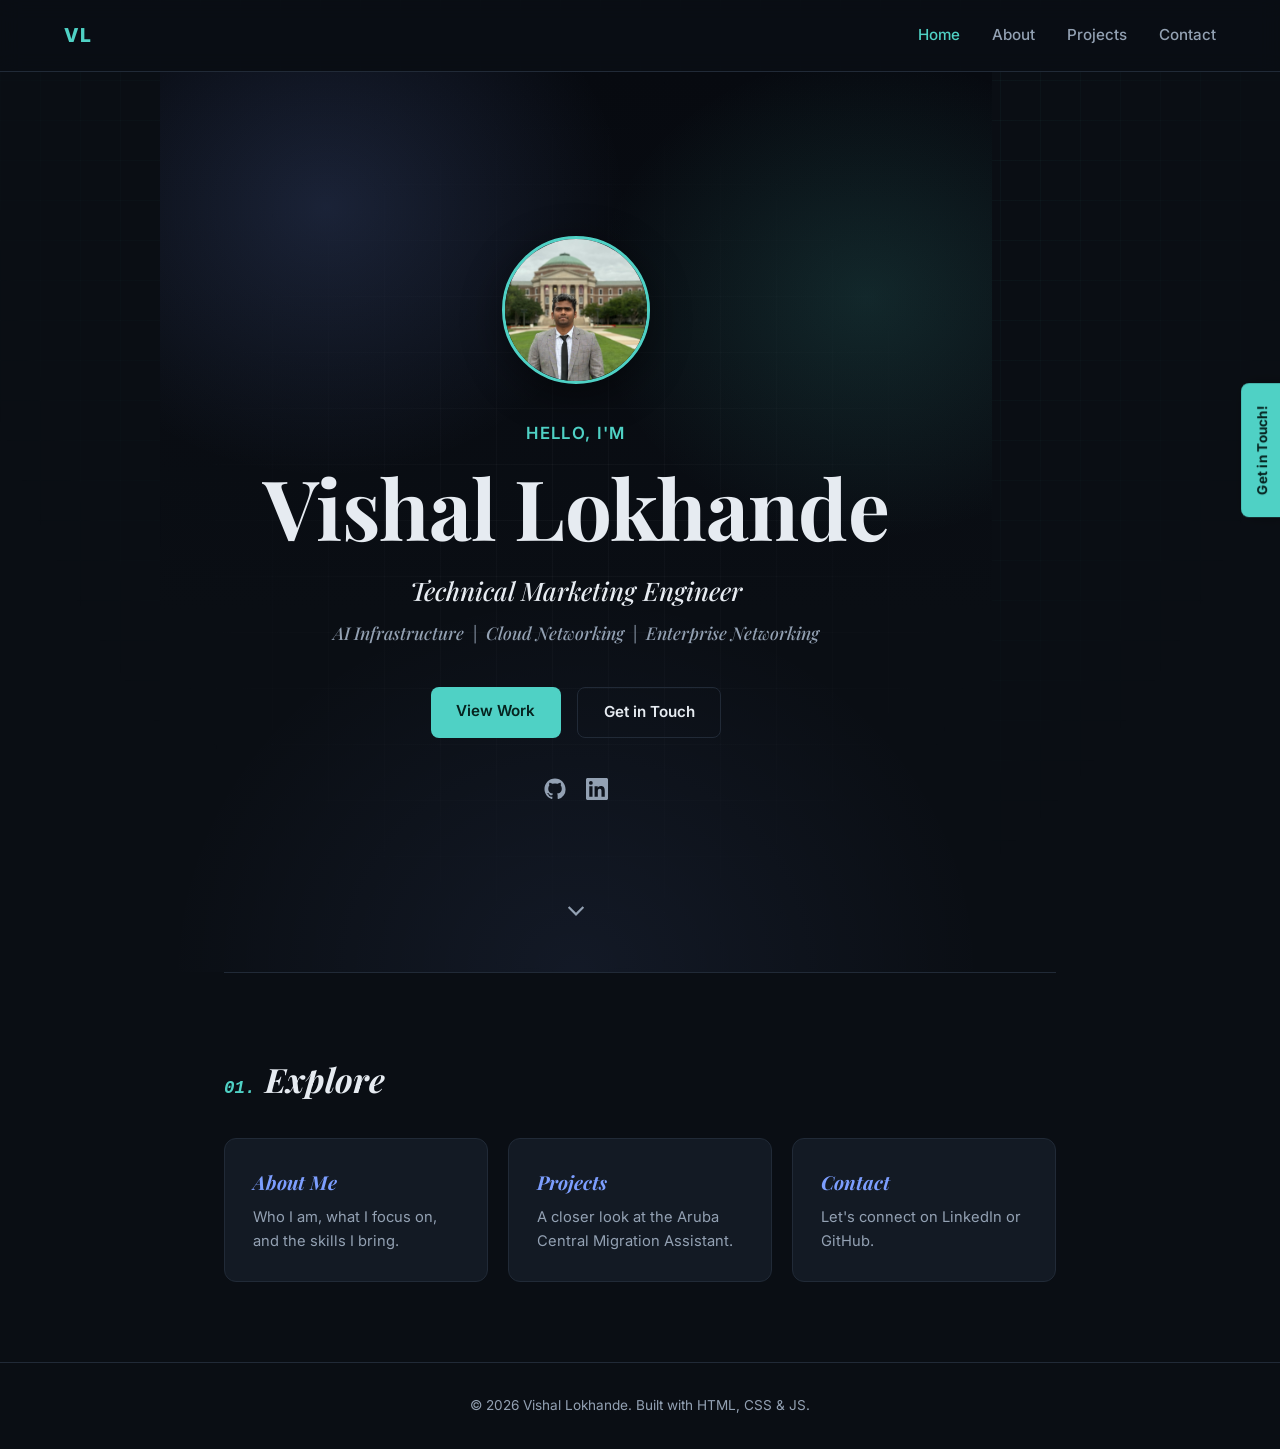
<file: index.html>
<!DOCTYPE html>
<html lang="en">
<head>
  <meta charset="UTF-8" />
  <meta name="viewport" content="width=device-width, initial-scale=1.0" />
  <title>Vishal Lokhande — Technical Marketing Engineer</title>
  <meta name="description" content="Vishal Lokhande — Technical Marketing Engineer specializing in AI Infrastructure, Cloud Networking, and Enterprise Networking." />
  <link rel="stylesheet" href="styles.css" />
  <link rel="preconnect" href="https://fonts.googleapis.com">
  <link rel="preconnect" href="https://fonts.gstatic.com" crossorigin>
  <link href="https://fonts.googleapis.com/css2?family=Inter:wght@400;500;600;700;800&family=Playfair+Display:ital,wght@0,500;0,700;1,500&display=swap" rel="stylesheet">
</head>
<body>
  <div class="bg-grid" aria-hidden="true"></div>

  <a href="contact.html" class="floating-cta">Get in Touch!</a>

  <header class="nav">
    <a href="index.html" class="nav__brand">VL</a>
    <nav class="nav__links">
      <a href="index.html" class="active">Home</a>
      <a href="about.html">About</a>
      <a href="projects.html">Projects</a>
      <a href="contact.html">Contact</a>
    </nav>
    <button class="nav__toggle" id="navToggle" aria-label="Toggle menu">
      <span></span><span></span><span></span>
    </button>
  </header>

  <main id="home">
    <section class="hero">
      <div class="hero__scrim" aria-hidden="true"></div>
      <div class="hero__content">
        <img src="assets/profile.jpg" alt="Vishal Lokhande" class="hero__photo" />
        <p class="hero__eyebrow">Hello, I'm</p>
        <h1 class="hero__name">Vishal Lokhande</h1>
        <p class="hero__role">Technical Marketing Engineer</p>
        <p class="hero__role hero__role--sub">AI Infrastructure &nbsp;|&nbsp; Cloud Networking &nbsp;|&nbsp; Enterprise Networking</p>
        <div class="hero__cta">
          <a href="projects.html" class="btn btn--primary">View Work</a>
          <a href="contact.html" class="btn btn--ghost">Get in Touch</a>
        </div>
        <div class="hero__socials">
          <a href="https://github.com/VishalLokh" target="_blank" rel="noopener noreferrer" aria-label="GitHub">
            <svg viewBox="0 0 24 24" width="22" height="22"><path fill="currentColor" d="M12 .5C5.65.5.5 5.65.5 12c0 5.09 3.29 9.4 7.86 10.93.58.1.79-.25.79-.56 0-.28-.01-1.02-.02-2-3.2.7-3.88-1.54-3.88-1.54-.52-1.33-1.28-1.69-1.28-1.69-1.04-.71.08-.7.08-.7 1.16.08 1.77 1.19 1.77 1.19 1.03 1.76 2.7 1.25 3.36.96.1-.75.4-1.25.73-1.54-2.56-.29-5.26-1.28-5.26-5.7 0-1.26.45-2.29 1.19-3.09-.12-.29-.52-1.46.11-3.05 0 0 .97-.31 3.18 1.18a11.1 11.1 0 0 1 5.8 0c2.2-1.49 3.17-1.18 3.17-1.18.63 1.59.23 2.76.11 3.05.74.8 1.19 1.83 1.19 3.09 0 4.43-2.7 5.4-5.28 5.69.42.36.78 1.08.78 2.18 0 1.57-.01 2.84-.01 3.23 0 .31.21.67.8.56A10.51 10.51 0 0 0 23.5 12c0-6.35-5.15-11.5-11.5-11.5Z"/></svg>
          </a>
          <a href="https://www.linkedin.com/in/vishal-lokhande05/" target="_blank" rel="noopener noreferrer" aria-label="LinkedIn">
            <svg viewBox="0 0 24 24" width="22" height="22"><path fill="currentColor" d="M20.45 20.45h-3.56v-5.57c0-1.33-.02-3.04-1.85-3.04-1.86 0-2.14 1.45-2.14 2.94v5.67H9.34V9h3.42v1.56h.05c.48-.9 1.64-1.85 3.38-1.85 3.6 0 4.27 2.37 4.27 5.46v6.28ZM5.34 7.43a2.07 2.07 0 1 1 0-4.14 2.07 2.07 0 0 1 0 4.14ZM7.12 20.45H3.56V9h3.56v11.45ZM22.22 0H1.77C.79 0 0 .77 0 1.73v20.54C0 23.23.79 24 1.77 24h20.45c.98 0 1.78-.77 1.78-1.73V1.73C24 .77 23.2 0 22.22 0Z"/></svg>
          </a>
        </div>
      </div>
      <a href="about.html" class="hero__scroll" aria-label="Scroll down">
        <svg viewBox="0 0 24 24" width="26" height="26"><path fill="currentColor" d="M12 16.5 4.5 9l1.4-1.4L12 13.7l6.1-6.1L19.5 9 12 16.5Z"/></svg>
      </a>
    </section>

    <section class="section reveal">
      <h2 class="section__title"><span>01.</span> Explore</h2>
      <div class="teaser__grid">
        <a href="about.html" class="teaser-card">
          <h3>About Me</h3>
          <p>Who I am, what I focus on, and the skills I bring.</p>
        </a>
        <a href="projects.html" class="teaser-card">
          <h3>Projects</h3>
          <p>A closer look at the Aruba Central Migration Assistant.</p>
        </a>
        <a href="contact.html" class="teaser-card">
          <h3>Contact</h3>
          <p>Let's connect on LinkedIn or GitHub.</p>
        </a>
      </div>
    </section>
  </main>

  <footer class="footer">
    <p>&copy; <span id="year"></span> Vishal Lokhande. Built with HTML, CSS & JS.</p>
  </footer>

  <script src="script.js"></script>
</body>
</html>
</file>
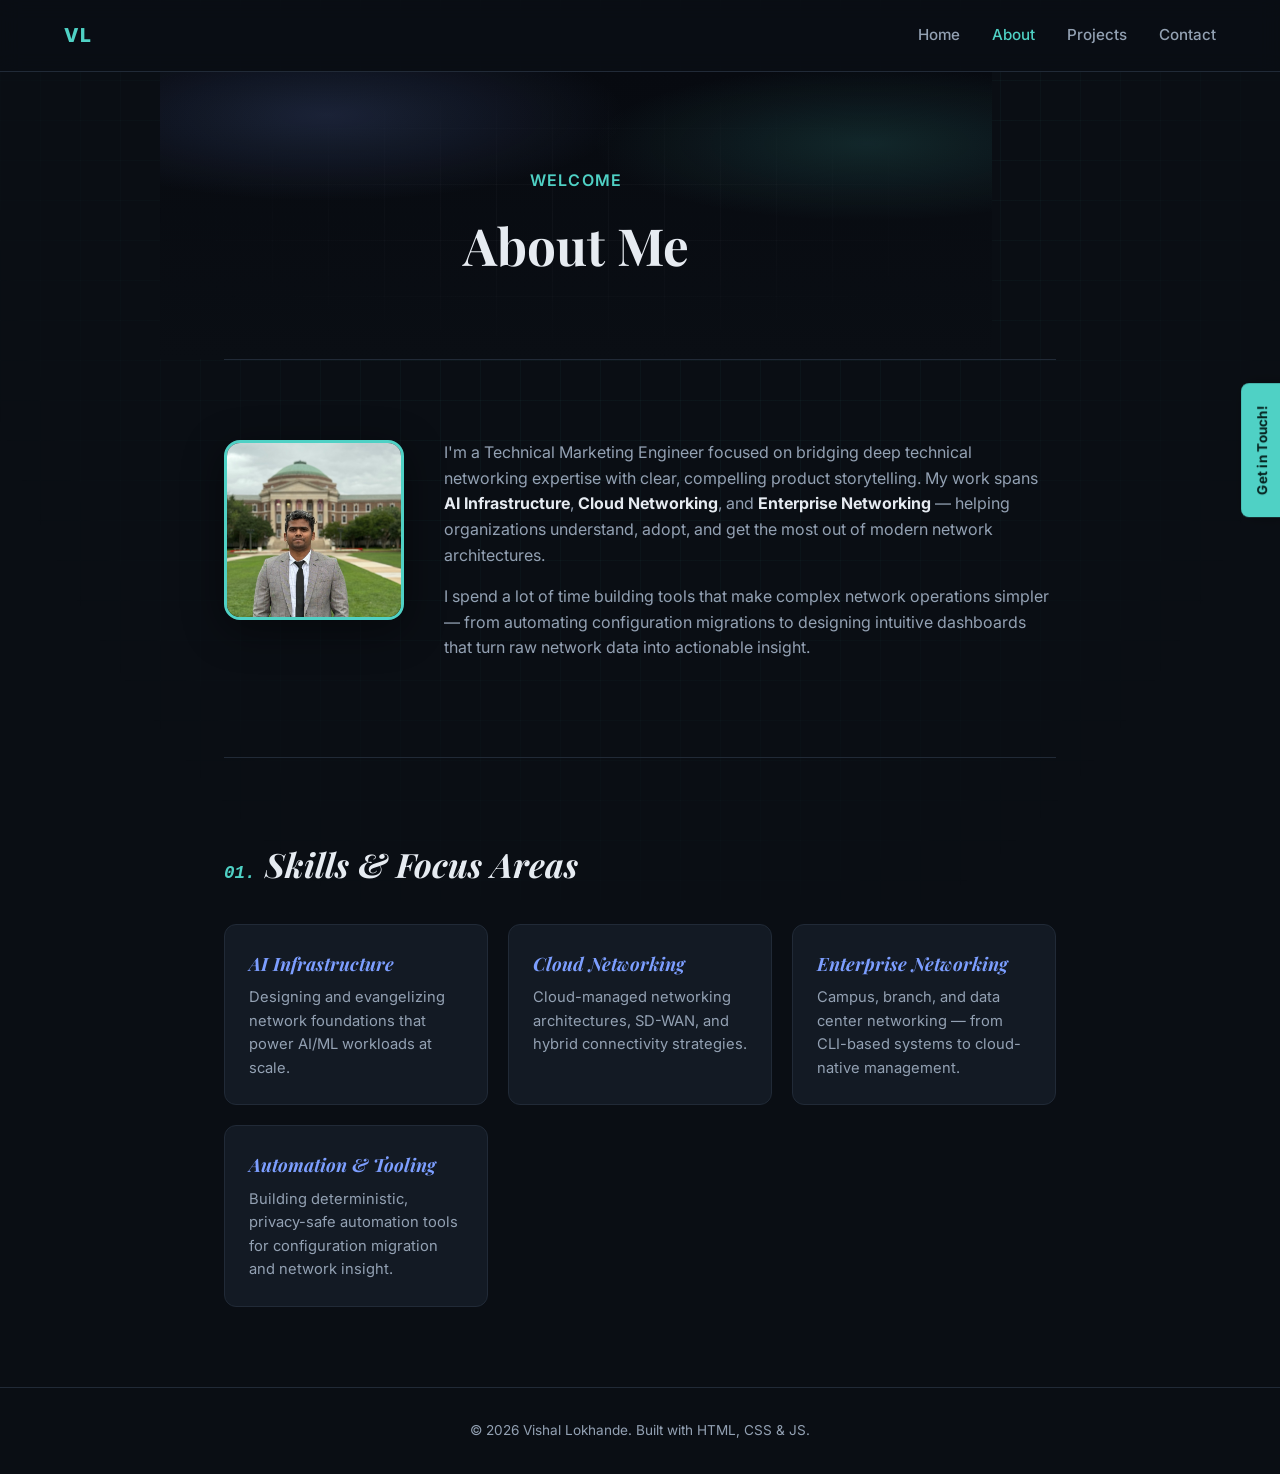
<file: about.html>
<!DOCTYPE html>
<html lang="en">
<head>
  <meta charset="UTF-8" />
  <meta name="viewport" content="width=device-width, initial-scale=1.0" />
  <title>About — Vishal Lokhande</title>
  <meta name="description" content="About Vishal Lokhande — Technical Marketing Engineer specializing in AI Infrastructure, Cloud Networking, and Enterprise Networking." />
  <link rel="stylesheet" href="styles.css" />
  <link rel="preconnect" href="https://fonts.googleapis.com">
  <link rel="preconnect" href="https://fonts.gstatic.com" crossorigin>
  <link href="https://fonts.googleapis.com/css2?family=Inter:wght@400;500;600;700;800&family=Playfair+Display:ital,wght@0,500;0,700;1,500&display=swap" rel="stylesheet">
</head>
<body>
  <div class="bg-grid" aria-hidden="true"></div>

  <a href="contact.html" class="floating-cta">Get in Touch!</a>

  <header class="nav">
    <a href="index.html" class="nav__brand">VL</a>
    <nav class="nav__links">
      <a href="index.html">Home</a>
      <a href="about.html" class="active">About</a>
      <a href="projects.html">Projects</a>
      <a href="contact.html">Contact</a>
    </nav>
    <button class="nav__toggle" id="navToggle" aria-label="Toggle menu">
      <span></span><span></span><span></span>
    </button>
  </header>

  <main>
    <section class="page-header">
      <div class="page-header__scrim" aria-hidden="true"></div>
      <p class="page-header__eyebrow">Welcome</p>
      <h1 class="page-header__title">About Me</h1>
    </section>

    <section class="section reveal">
      <div class="about__hero">
        <img src="assets/profile.jpg" alt="Vishal Lokhande" class="about__photo" />
        <div class="about__content">
          <p>
            I'm a Technical Marketing Engineer focused on bridging deep technical networking
            expertise with clear, compelling product storytelling. My work spans
            <strong>AI Infrastructure</strong>, <strong>Cloud Networking</strong>, and
            <strong>Enterprise Networking</strong> — helping organizations understand, adopt,
            and get the most out of modern network architectures.
          </p>
          <p>
            I spend a lot of time building tools that make complex network operations
            simpler — from automating configuration migrations to designing intuitive
            dashboards that turn raw network data into actionable insight.
          </p>
        </div>
      </div>
    </section>

    <section class="section reveal">
      <h2 class="section__title"><span>01.</span> Skills &amp; Focus Areas</h2>
      <div class="skills__grid">
        <div class="skill-card">
          <h3>AI Infrastructure</h3>
          <p>Designing and evangelizing network foundations that power AI/ML workloads at scale.</p>
        </div>
        <div class="skill-card">
          <h3>Cloud Networking</h3>
          <p>Cloud-managed networking architectures, SD-WAN, and hybrid connectivity strategies.</p>
        </div>
        <div class="skill-card">
          <h3>Enterprise Networking</h3>
          <p>Campus, branch, and data center networking — from CLI-based systems to cloud-native management.</p>
        </div>
        <div class="skill-card">
          <h3>Automation &amp; Tooling</h3>
          <p>Building deterministic, privacy-safe automation tools for configuration migration and network insight.</p>
        </div>
      </div>
    </section>
  </main>

  <footer class="footer">
    <p>&copy; <span id="year"></span> Vishal Lokhande. Built with HTML, CSS &amp; JS.</p>
  </footer>

  <script src="script.js"></script>
</body>
</html>
</file>
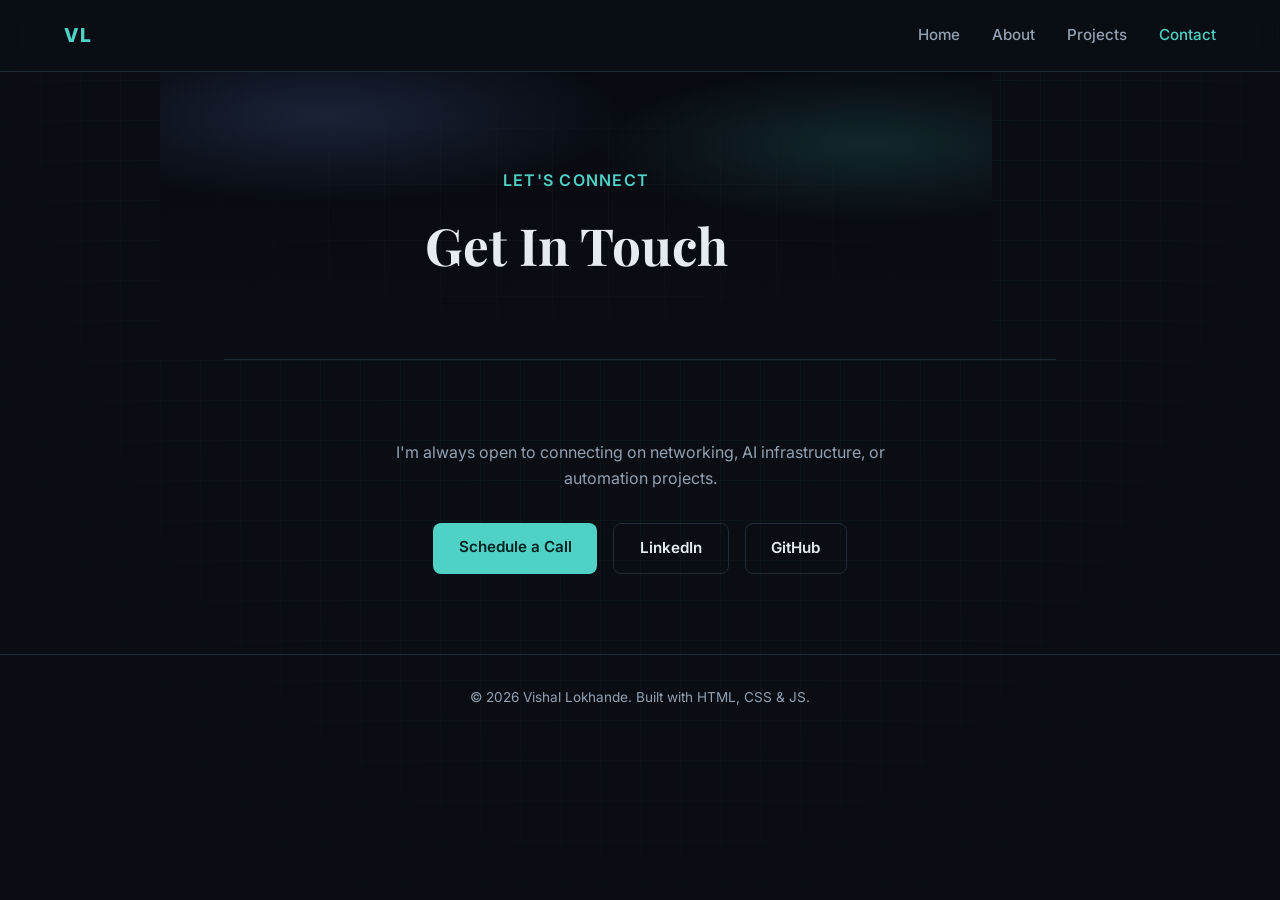
<file: contact.html>
<!DOCTYPE html>
<html lang="en">
<head>
  <meta charset="UTF-8" />
  <meta name="viewport" content="width=device-width, initial-scale=1.0" />
  <title>Contact — Vishal Lokhande</title>
  <meta name="description" content="Get in touch with Vishal Lokhande on LinkedIn or GitHub." />
  <link rel="stylesheet" href="styles.css" />
  <link rel="preconnect" href="https://fonts.googleapis.com">
  <link rel="preconnect" href="https://fonts.gstatic.com" crossorigin>
  <link href="https://fonts.googleapis.com/css2?family=Inter:wght@400;500;600;700;800&family=Playfair+Display:ital,wght@0,500;0,700;1,500&display=swap" rel="stylesheet">
</head>
<body>
  <div class="bg-grid" aria-hidden="true"></div>

  <header class="nav">
    <a href="index.html" class="nav__brand">VL</a>
    <nav class="nav__links">
      <a href="index.html">Home</a>
      <a href="about.html">About</a>
      <a href="projects.html">Projects</a>
      <a href="contact.html" class="active">Contact</a>
    </nav>
    <button class="nav__toggle" id="navToggle" aria-label="Toggle menu">
      <span></span><span></span><span></span>
    </button>
  </header>

  <main>
    <section class="page-header">
      <div class="page-header__scrim" aria-hidden="true"></div>
      <p class="page-header__eyebrow">Let's Connect</p>
      <h1 class="page-header__title">Get In Touch</h1>
    </section>

    <section class="section section--contact reveal">
      <p class="contact__text">
        I'm always open to connecting on networking, AI infrastructure, or automation projects.
      </p>
      <div class="contact__links">
        <a href="https://calendly.com/vlokhande-smu/30min" target="_blank" rel="noopener noreferrer" class="btn btn--primary">Schedule a Call</a>
        <a href="https://www.linkedin.com/in/vishal-lokhande05/" target="_blank" rel="noopener noreferrer" class="btn btn--ghost">LinkedIn</a>
        <a href="https://github.com/VishalLokh" target="_blank" rel="noopener noreferrer" class="btn btn--ghost">GitHub</a>
      </div>
    </section>
  </main>

  <footer class="footer">
    <p>&copy; <span id="year"></span> Vishal Lokhande. Built with HTML, CSS &amp; JS.</p>
  </footer>

  <script src="script.js"></script>
</body>
</html>
</file>
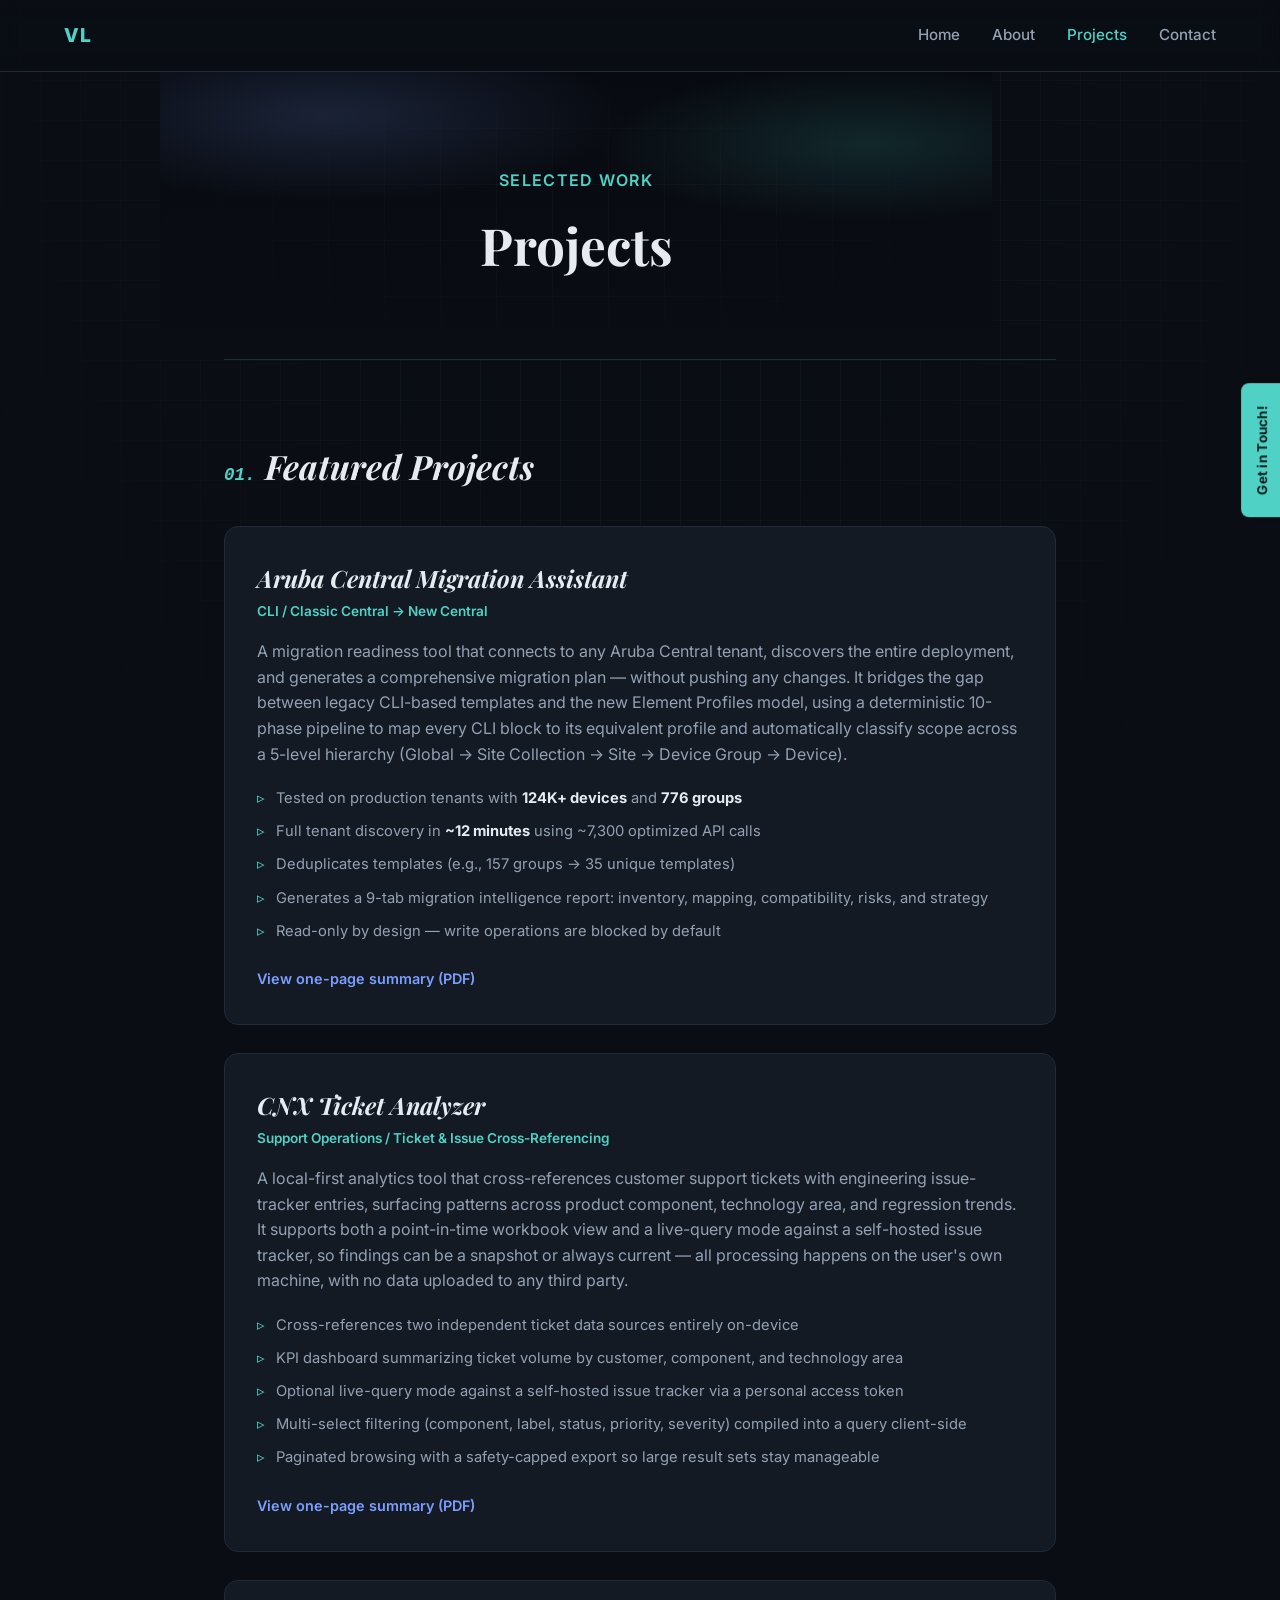
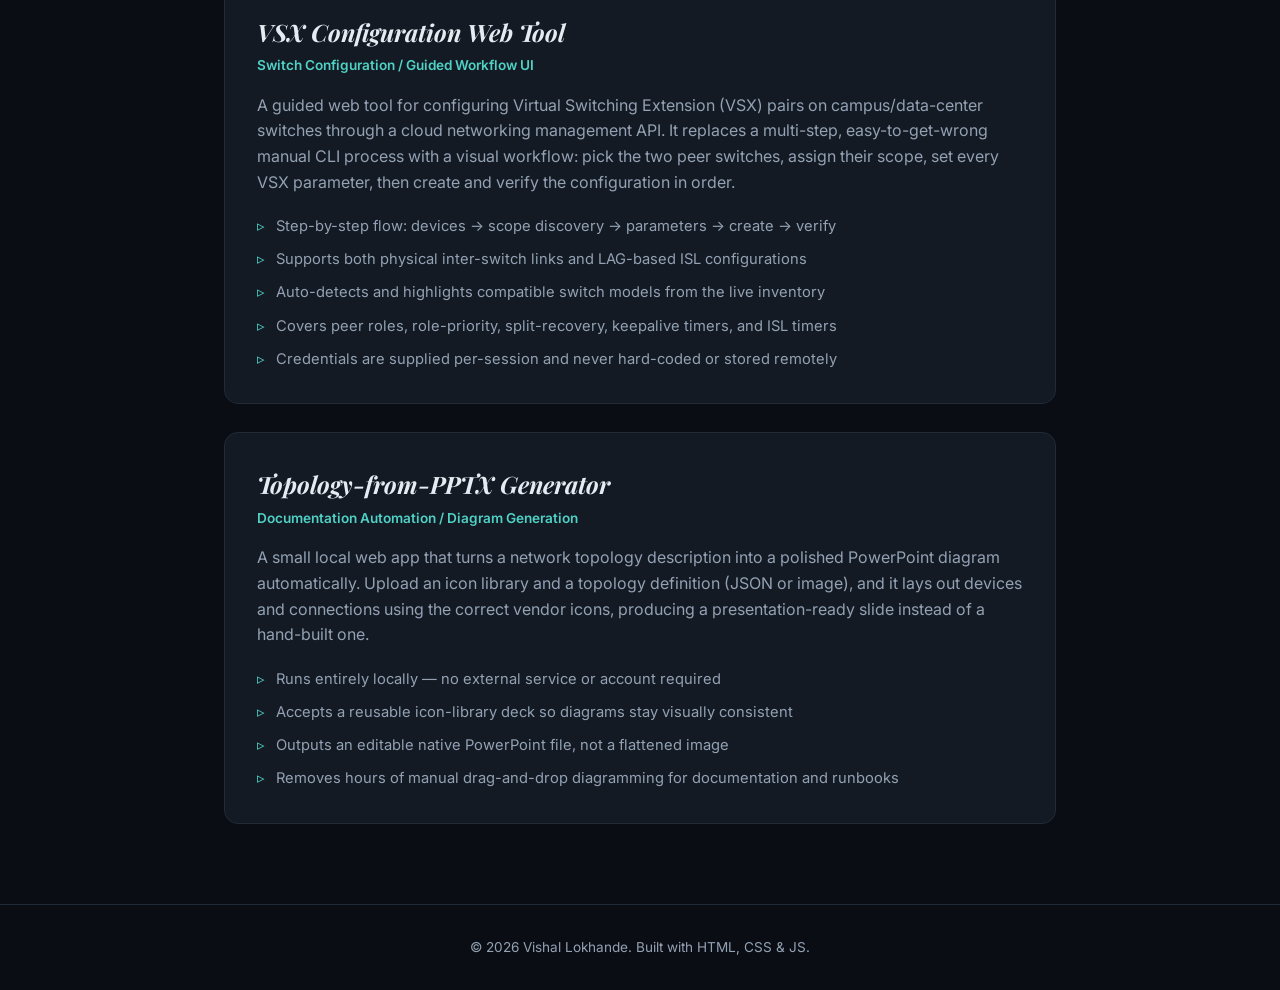
<file: projects.html>
<!DOCTYPE html>
<html lang="en">
<head>
  <meta charset="UTF-8" />
  <meta name="viewport" content="width=device-width, initial-scale=1.0" />
  <title>Projects — Vishal Lokhande</title>
  <meta name="description" content="Featured projects by Vishal Lokhande, including the Aruba Central Migration Assistant, CNX Ticket Analyzer, VSX Configuration Web Tool, and Topology-from-PPTX Generator." />
  <link rel="stylesheet" href="styles.css" />
  <link rel="preconnect" href="https://fonts.googleapis.com">
  <link rel="preconnect" href="https://fonts.gstatic.com" crossorigin>
  <link href="https://fonts.googleapis.com/css2?family=Inter:wght@400;500;600;700;800&family=Playfair+Display:ital,wght@0,500;0,700;1,500&display=swap" rel="stylesheet">
</head>
<body>
  <div class="bg-grid" aria-hidden="true"></div>

  <a href="contact.html" class="floating-cta">Get in Touch!</a>

  <header class="nav">
    <a href="index.html" class="nav__brand">VL</a>
    <nav class="nav__links">
      <a href="index.html">Home</a>
      <a href="about.html">About</a>
      <a href="projects.html" class="active">Projects</a>
      <a href="contact.html">Contact</a>
    </nav>
    <button class="nav__toggle" id="navToggle" aria-label="Toggle menu">
      <span></span><span></span><span></span>
    </button>
  </header>

  <main>
    <section class="page-header">
      <div class="page-header__scrim" aria-hidden="true"></div>
      <p class="page-header__eyebrow">Selected Work</p>
      <h1 class="page-header__title">Projects</h1>
    </section>

    <section class="section reveal">
      <h2 class="section__title"><span>01.</span> Featured Projects</h2>
      <div class="project-card">
        <div class="project-card__header">
          <h3>Aruba Central Migration Assistant</h3>
          <p class="project-card__tag">CLI / Classic Central → New Central</p>
        </div>
        <p class="project-card__desc">
          A migration readiness tool that connects to any Aruba Central tenant, discovers the
          entire deployment, and generates a comprehensive migration plan — without pushing
          any changes. It bridges the gap between legacy CLI-based templates and the new
          Element Profiles model, using a deterministic 10-phase pipeline to map every CLI
          block to its equivalent profile and automatically classify scope across a 5-level
          hierarchy (Global → Site Collection → Site → Device Group → Device).
        </p>
        <ul class="project-card__highlights">
          <li>Tested on production tenants with <strong>124K+ devices</strong> and <strong>776 groups</strong></li>
          <li>Full tenant discovery in <strong>~12 minutes</strong> using ~7,300 optimized API calls</li>
          <li>Deduplicates templates (e.g., 157 groups → 35 unique templates)</li>
          <li>Generates a 9-tab migration intelligence report: inventory, mapping, compatibility, risks, and strategy</li>
          <li>Read-only by design — write operations are blocked by default</li>
        </ul>
        <a href="assets/central-migration-assistant.pdf" target="_blank" rel="noopener noreferrer" class="project-card__pdf">
          View one-page summary (PDF)
        </a>
      </div>

      <div class="project-card">
        <div class="project-card__header">
          <h3>CNX Ticket Analyzer</h3>
          <p class="project-card__tag">Support Operations / Ticket &amp; Issue Cross-Referencing</p>
        </div>
        <p class="project-card__desc">
          A local-first analytics tool that cross-references customer support tickets with
          engineering issue-tracker entries, surfacing patterns across product component,
          technology area, and regression trends. It supports both a point-in-time workbook
          view and a live-query mode against a self-hosted issue tracker, so findings can be
          a snapshot or always current — all processing happens on the user's own machine,
          with no data uploaded to any third party.
        </p>
        <ul class="project-card__highlights">
          <li>Cross-references two independent ticket data sources entirely on-device</li>
          <li>KPI dashboard summarizing ticket volume by customer, component, and technology area</li>
          <li>Optional live-query mode against a self-hosted issue tracker via a personal access token</li>
          <li>Multi-select filtering (component, label, status, priority, severity) compiled into a query client-side</li>
          <li>Paginated browsing with a safety-capped export so large result sets stay manageable</li>
        </ul>
        <a href="assets/cnx-ticket-analyzer.pdf" target="_blank" rel="noopener noreferrer" class="project-card__pdf">
          View one-page summary (PDF)
        </a>
      </div>

      <div class="project-card">
        <div class="project-card__header">
          <h3>VSX Configuration Web Tool</h3>
          <p class="project-card__tag">Switch Configuration / Guided Workflow UI</p>
        </div>
        <p class="project-card__desc">
          A guided web tool for configuring Virtual Switching Extension (VSX) pairs on
          campus/data-center switches through a cloud networking management API. It
          replaces a multi-step, easy-to-get-wrong manual CLI process with a visual
          workflow: pick the two peer switches, assign their scope, set every VSX
          parameter, then create and verify the configuration in order.
        </p>
        <ul class="project-card__highlights">
          <li>Step-by-step flow: devices → scope discovery → parameters → create → verify</li>
          <li>Supports both physical inter-switch links and LAG-based ISL configurations</li>
          <li>Auto-detects and highlights compatible switch models from the live inventory</li>
          <li>Covers peer roles, role-priority, split-recovery, keepalive timers, and ISL timers</li>
          <li>Credentials are supplied per-session and never hard-coded or stored remotely</li>
        </ul>
      </div>

      <div class="project-card">
        <div class="project-card__header">
          <h3>Topology-from-PPTX Generator</h3>
          <p class="project-card__tag">Documentation Automation / Diagram Generation</p>
        </div>
        <p class="project-card__desc">
          A small local web app that turns a network topology description into a
          polished PowerPoint diagram automatically. Upload an icon library and a
          topology definition (JSON or image), and it lays out devices and
          connections using the correct vendor icons, producing a presentation-ready
          slide instead of a hand-built one.
        </p>
        <ul class="project-card__highlights">
          <li>Runs entirely locally — no external service or account required</li>
          <li>Accepts a reusable icon-library deck so diagrams stay visually consistent</li>
          <li>Outputs an editable native PowerPoint file, not a flattened image</li>
          <li>Removes hours of manual drag-and-drop diagramming for documentation and runbooks</li>
        </ul>
      </div>
    </section>
  </main>


  <footer class="footer">
    <p>&copy; <span id="year"></span> Vishal Lokhande. Built with HTML, CSS &amp; JS.</p>
  </footer>

  <script src="script.js"></script>
</body>
</html>
</file>
<file: styles.css>
:root {
  --bg: #0a0e14;
  --bg-alt: #10161f;
  --card: #131a24;
  --border: #212a37;
  --text: #e6ebf1;
  --text-dim: #93a1b3;
  --accent: #4fd1c5;
  --accent-2: #7c9eff;
  --max-width: 960px;
  --serif: 'Playfair Display', Georgia, serif;
}

* { box-sizing: border-box; margin: 0; padding: 0; }

html { scroll-behavior: smooth; }

body {
  background: var(--bg);
  color: var(--text);
  font-family: 'Inter', -apple-system, BlinkMacSystemFont, sans-serif;
  line-height: 1.6;
  overflow-x: hidden;
}

.bg-grid {
  position: fixed;
  inset: 0;
  z-index: -1;
  background-image:
    linear-gradient(rgba(79, 209, 197, 0.04) 1px, transparent 1px),
    linear-gradient(90deg, rgba(79, 209, 197, 0.04) 1px, transparent 1px);
  background-size: 40px 40px;
  mask-image: radial-gradient(ellipse at top, black 40%, transparent 80%);
}

.nav {
  position: sticky;
  top: 0;
  z-index: 50;
  display: flex;
  align-items: center;
  justify-content: space-between;
  padding: 1.25rem clamp(1.5rem, 6vw, 4rem);
  background: rgba(10, 14, 20, 0.75);
  backdrop-filter: blur(10px);
  border-bottom: 1px solid var(--border);
}

.nav__brand {
  font-weight: 800;
  font-size: 1.2rem;
  color: var(--accent);
  text-decoration: none;
  letter-spacing: 0.05em;
}

.nav__links {
  display: flex;
  gap: 2rem;
}

.nav__links a {
  color: var(--text-dim);
  text-decoration: none;
  font-size: 0.95rem;
  font-weight: 500;
  transition: color 0.2s ease;
}

.nav__links a:hover { color: var(--accent); }

.nav__links a.active {
  color: var(--accent);
}

.nav__toggle {
  display: none;
  flex-direction: column;
  gap: 5px;
  background: none;
  border: none;
  cursor: pointer;
}

.nav__toggle span {
  width: 22px;
  height: 2px;
  background: var(--text);
}

main {
  max-width: var(--max-width);
  margin: 0 auto;
  padding: 0 clamp(1.5rem, 6vw, 4rem);
}

.hero {
  position: relative;
  min-height: 100vh;
  width: 100%;
  max-width: none;
  display: flex;
  flex-direction: column;
  align-items: center;
  justify-content: center;
  text-align: center;
  padding: 6rem clamp(1.5rem, 6vw, 4rem);
  margin: 0 calc(-1 * clamp(1.5rem, 6vw, 4rem));
  overflow: hidden;
  background:
    radial-gradient(ellipse 60% 50% at 20% 15%, rgba(124, 158, 255, 0.16), transparent 60%),
    radial-gradient(ellipse 55% 45% at 85% 25%, rgba(79, 209, 197, 0.14), transparent 60%),
    radial-gradient(ellipse 70% 60% at 50% 100%, rgba(124, 158, 255, 0.08), transparent 70%),
    linear-gradient(180deg, #070a10 0%, #0a0e14 60%, #0a0e14 100%);
}

.hero__scrim {
  position: absolute;
  inset: 0;
  pointer-events: none;
  background-image:
    linear-gradient(rgba(230, 235, 241, 0.035) 1px, transparent 1px),
    linear-gradient(90deg, rgba(230, 235, 241, 0.035) 1px, transparent 1px);
  background-size: 56px 56px;
  mask-image: radial-gradient(ellipse at center, black 0%, transparent 75%);
}

.hero__content {
  position: relative;
  z-index: 1;
  max-width: 720px;
}

.hero__photo {
  width: 148px;
  height: 148px;
  border-radius: 50%;
  object-fit: cover;
  object-position: center 15%;
  border: 3px solid var(--accent);
  box-shadow: 0 10px 40px rgba(0, 0, 0, 0.45);
  margin-bottom: 1.75rem;
}

.hero__eyebrow {
  color: var(--accent);
  font-weight: 600;
  font-size: 1.05rem;
  letter-spacing: 0.08em;
  text-transform: uppercase;
  margin-bottom: 1rem;
}

.hero__name {
  font-family: var(--serif);
  font-weight: 700;
  font-size: clamp(2.8rem, 8vw, 5.2rem);
  line-height: 1.05;
  margin-bottom: 1.25rem;
  letter-spacing: -0.01em;
}

.hero__role {
  font-family: var(--serif);
  font-style: italic;
  font-weight: 500;
  color: var(--text);
  font-size: clamp(1.2rem, 2.6vw, 1.6rem);
  margin-bottom: 0.5rem;
}

.hero__role--sub {
  color: var(--text-dim);
  font-size: clamp(0.95rem, 1.8vw, 1.1rem);
  margin-bottom: 2.5rem;
}

.highlight {
  color: var(--accent-2);
  font-weight: 600;
}

.hero__cta {
  display: flex;
  gap: 1rem;
  justify-content: center;
  margin-bottom: 2.5rem;
}

.btn {
  display: inline-block;
  padding: 0.75rem 1.6rem;
  border-radius: 8px;
  font-weight: 600;
  font-size: 0.95rem;
  text-decoration: none;
  transition: transform 0.15s ease, background 0.2s ease, border-color 0.2s ease;
}

.btn--primary {
  background: var(--accent);
  color: #06231f;
}

.btn--primary:hover { transform: translateY(-2px); }

.btn--ghost {
  border: 1px solid var(--border);
  color: var(--text);
}

.btn--ghost:hover {
  border-color: var(--accent);
  color: var(--accent);
  transform: translateY(-2px);
}

.hero__socials {
  display: flex;
  gap: 1.25rem;
  justify-content: center;
}

.hero__socials a {
  color: var(--text-dim);
  transition: color 0.2s ease;
}

.hero__socials a:hover { color: var(--accent); }

.hero__scroll {
  position: absolute;
  bottom: 2.5rem;
  left: 50%;
  transform: translateX(-50%);
  color: var(--text-dim);
  z-index: 1;
  animation: bounce 2.2s ease-in-out infinite;
}

.hero__scroll:hover { color: var(--accent); }

@keyframes bounce {
  0%, 100% { transform: translateX(-50%) translateY(0); }
  50% { transform: translateX(-50%) translateY(8px); }
}

.floating-cta {
  position: fixed;
  right: -3.15rem;
  top: 50%;
  transform: translateY(-50%) rotate(-90deg);
  transform-origin: center;
  z-index: 60;
  background: var(--accent);
  color: #06231f;
  font-weight: 700;
  font-size: 0.85rem;
  letter-spacing: 0.02em;
  padding: 0.7rem 1.4rem;
  border-radius: 8px 8px 0 0;
  text-decoration: none;
  box-shadow: 0 4px 16px rgba(0, 0, 0, 0.35);
  transition: right 0.2s ease, background 0.2s ease;
}

.floating-cta:hover {
  right: -2.9rem;
  background: var(--accent-2);
  color: #05121f;
}

@media (max-width: 640px) {
  .floating-cta { display: none; }
}

.section {
  padding: 5rem 0;
  border-top: 1px solid var(--border);
}

.page-header {
  position: relative;
  width: 100%;
  max-width: none;
  margin: 0 calc(-1 * clamp(1.5rem, 6vw, 4rem));
  padding: 6rem clamp(1.5rem, 6vw, 4rem) 4.5rem;
  text-align: center;
  overflow: hidden;
  background:
    radial-gradient(ellipse 60% 50% at 20% 15%, rgba(124, 158, 255, 0.16), transparent 60%),
    radial-gradient(ellipse 55% 45% at 85% 25%, rgba(79, 209, 197, 0.14), transparent 60%),
    linear-gradient(180deg, #070a10 0%, #0a0e14 100%);
}

.page-header__scrim {
  position: absolute;
  inset: 0;
  pointer-events: none;
  background-image:
    linear-gradient(rgba(230, 235, 241, 0.035) 1px, transparent 1px),
    linear-gradient(90deg, rgba(230, 235, 241, 0.035) 1px, transparent 1px);
  background-size: 56px 56px;
  mask-image: radial-gradient(ellipse at center, black 0%, transparent 75%);
}

.page-header__eyebrow {
  position: relative;
  z-index: 1;
  color: var(--accent);
  font-weight: 600;
  font-size: 1rem;
  letter-spacing: 0.08em;
  text-transform: uppercase;
  margin-bottom: 0.75rem;
}

.page-header__title {
  position: relative;
  z-index: 1;
  font-family: var(--serif);
  font-weight: 700;
  font-size: clamp(2.2rem, 6vw, 3.2rem);
}

.teaser__grid {
  display: grid;
  grid-template-columns: repeat(auto-fit, minmax(220px, 1fr));
  gap: 1.25rem;
}

.teaser-card {
  display: block;
  background: var(--card);
  border: 1px solid var(--border);
  border-radius: 12px;
  padding: 1.75rem;
  text-decoration: none;
  transition: transform 0.2s ease, border-color 0.2s ease, box-shadow 0.2s ease;
}

.teaser-card:hover {
  transform: translateY(-4px);
  border-color: var(--accent);
  box-shadow: 0 12px 28px rgba(0, 0, 0, 0.28);
}

.teaser-card h3 {
  font-family: var(--serif);
  font-style: italic;
  font-size: 1.2rem;
  color: var(--accent-2);
  margin-bottom: 0.5rem;
}

.teaser-card p {
  color: var(--text-dim);
  font-size: 0.92rem;
}

.about__hero {
  display: flex;
  gap: 2.5rem;
  align-items: flex-start;
}

.about__photo {
  width: 180px;
  height: 180px;
  border-radius: 16px;
  object-fit: cover;
  object-position: center 15%;
  border: 3px solid var(--accent);
  box-shadow: 0 10px 40px rgba(0, 0, 0, 0.45);
  flex-shrink: 0;
}

@media (max-width: 640px) {
  .about__hero {
    flex-direction: column;
    align-items: center;
    text-align: center;
  }
}

.reveal {
  opacity: 0;
  transform: translateY(24px);
  transition: opacity 0.7s ease, transform 0.7s ease;
}

.reveal.is-visible {
  opacity: 1;
  transform: translateY(0);
}

.section__title {
  font-family: var(--serif);
  font-style: italic;
  font-size: clamp(1.7rem, 3vw, 2.1rem);
  font-weight: 700;
  margin-bottom: 2rem;
  display: flex;
  gap: 0.6rem;
  align-items: baseline;
}

.section__title span {
  color: var(--accent);
  font-family: monospace;
  font-size: 1.1rem;
}

.about__content p {
  color: var(--text-dim);
  max-width: 700px;
  margin-bottom: 1rem;
}

.about__content strong { color: var(--text); }

.skills__grid {
  display: grid;
  grid-template-columns: repeat(auto-fit, minmax(220px, 1fr));
  gap: 1.25rem;
}

.skill-card {
  background: var(--card);
  border: 1px solid var(--border);
  border-radius: 12px;
  padding: 1.5rem;
  transition: transform 0.2s ease, border-color 0.2s ease, box-shadow 0.2s ease;
}

.skill-card:hover {
  transform: translateY(-4px);
  border-color: var(--accent);
  box-shadow: 0 12px 28px rgba(0, 0, 0, 0.28);
}

.skill-card h3 {
  font-family: var(--serif);
  font-style: italic;
  font-size: 1.15rem;
  margin-bottom: 0.5rem;
  color: var(--accent-2);
}

.skill-card p {
  color: var(--text-dim);
  font-size: 0.92rem;
}

.project-card {
  background: var(--card);
  border: 1px solid var(--border);
  border-radius: 14px;
  padding: 2rem;
  transition: box-shadow 0.2s ease, border-color 0.2s ease;
}

.project-card + .project-card {
  margin-top: 1.75rem;
}

.project-card:hover {
  border-color: var(--accent);
  box-shadow: 0 16px 36px rgba(0, 0, 0, 0.3);
}

.project-card__header h3 {
  font-family: var(--serif);
  font-style: italic;
  font-size: 1.5rem;
  margin-bottom: 0.25rem;
}

.project-card__tag {
  color: var(--accent);
  font-size: 0.85rem;
  font-weight: 600;
  margin-bottom: 1rem;
}

.project-card__desc {
  color: var(--text-dim);
  margin-bottom: 1.25rem;
}

.project-card__highlights {
  list-style: none;
  display: flex;
  flex-direction: column;
  gap: 0.6rem;
}

.project-card__highlights li {
  color: var(--text-dim);
  font-size: 0.92rem;
  padding-left: 1.2rem;
  position: relative;
}

.project-card__highlights li::before {
  content: '▹';
  position: absolute;
  left: 0;
  color: var(--accent);
}

.project-card__highlights strong { color: var(--text); }

.project-card__pdf {
  display: inline-flex;
  align-items: center;
  gap: 0.4rem;
  margin-top: 1.5rem;
  color: var(--accent-2);
  font-size: 0.9rem;
  font-weight: 600;
  text-decoration: none;
  border-bottom: 1px solid transparent;
  transition: border-color 0.2s ease;
}

.project-card__pdf:hover {
  border-color: var(--accent-2);
}

.section--contact {
  text-align: center;
}

.contact__text {
  color: var(--text-dim);
  max-width: 500px;
  margin: 0 auto 2rem;
}

.contact__links {
  display: flex;
  flex-wrap: wrap;
  gap: 1rem;
  justify-content: center;
}

.footer {
  text-align: center;
  padding: 2rem 1rem;
  color: var(--text-dim);
  font-size: 0.85rem;
  border-top: 1px solid var(--border);
}

@media (max-width: 640px) {
  .nav__links {
    display: none;
    position: absolute;
    top: 100%;
    left: 0;
    right: 0;
    flex-direction: column;
    gap: 0;
    background: var(--bg-alt);
    border-bottom: 1px solid var(--border);
  }
  .nav__links a {
    padding: 1rem 1.5rem;
    border-top: 1px solid var(--border);
  }
  .nav__links--open { display: flex; }
  .nav__toggle { display: flex; }
  .hero__cta { flex-direction: column; }
}
</file>
